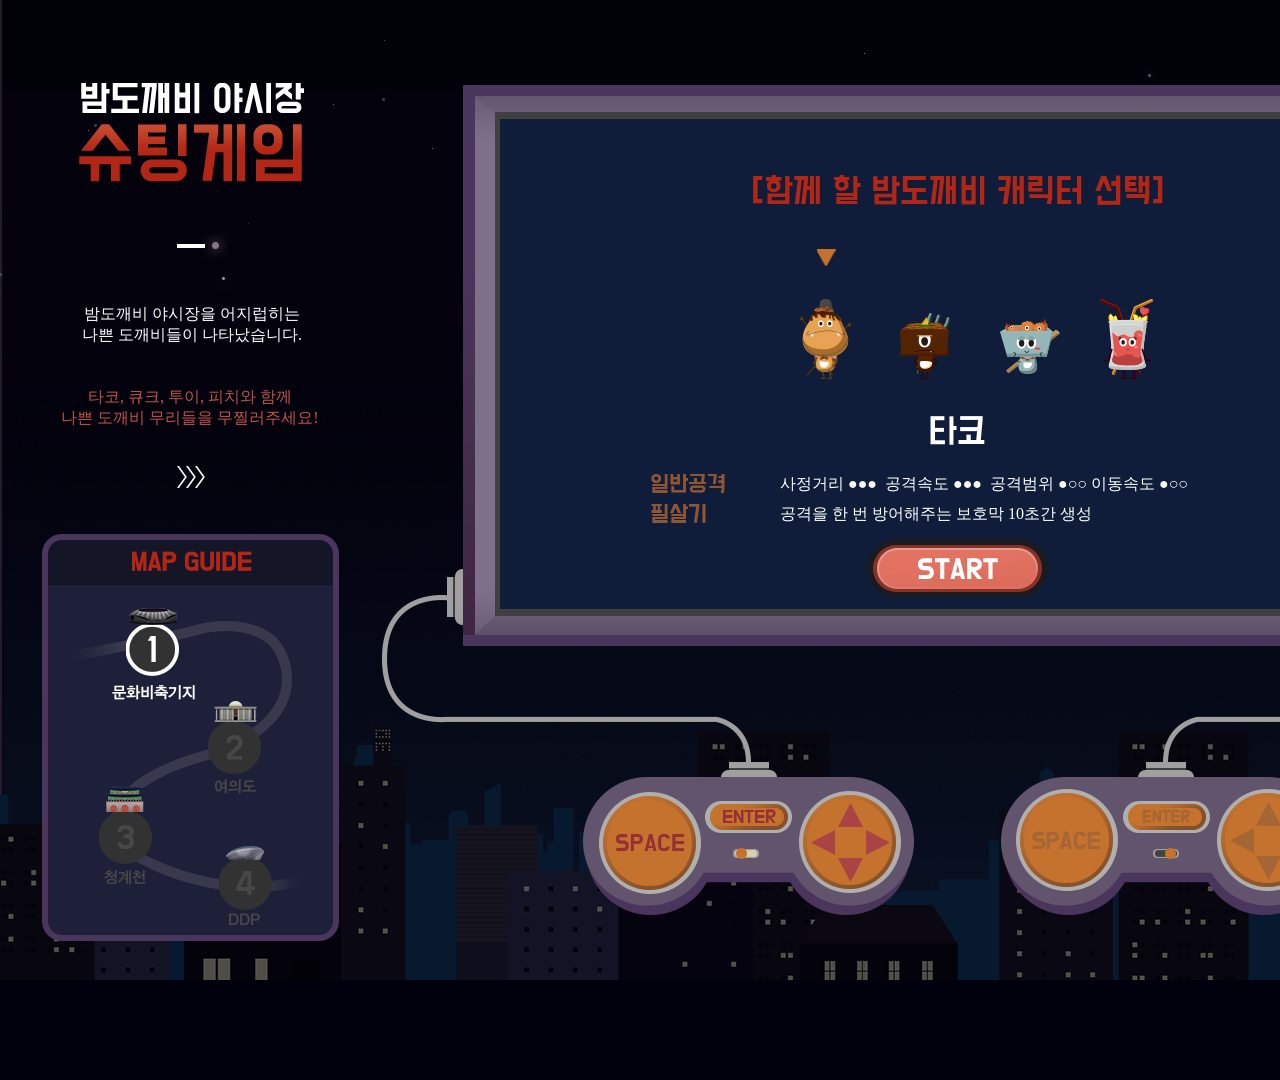
<file: game.html>
<!DOCTYPE html>
<html lang="ko">
<head>
	<meta charset="UTF-8">
	<title>밤도깨비 슈팅 게임</title>
	<link rel="stylesheet" href="css/game.css">
	<script src="https://code.jquery.com/jquery-3.3.1.min.js"></script>
	<script src="js/game.js"></script>
</head>
<body>
	<div id="container">
		<div class="wrapper">
			<div class="game-frame">
				<canvas id="game-canvas" width="914" height="490"></canvas>
				<div class="game-btn-space">
					<div class="btn-text">SPACE</div>
				</div>
				<div class="game-btn-enter">
					<div class="btn-text">ENTER</div>
				</div>
				<div class="game-btn-arrow">
					<div class="game-btn-arrow-01"></div>
					<div class="game-btn-arrow-02"></div>
					<div class="game-btn-arrow-03"></div>
					<div class="game-btn-arrow-04"></div>
				</div>
			</div>
		</div>
		<div class="pageTitle"></div>
		<div class="bar01"></div>
		<div class="summary-text1"><center>밤도깨비 야시장을 어지럽히는<br/>나쁜 도깨비들이 나타났습니다.</center></div>
		<div class="summary-text2"><center>타코, 큐크, 투이, 피치와 함께<br/>나쁜 도깨비 무리들을 무찔러주세요!</center></div>
		<div class="bar02"></div>
		<div class="map-guide">
			<div class="map-dot map-dot-01">
				<div class="map-number map-number-on">1</div>
			</div>
			<div class="map-dot map-dot-02">
				<div class="map-number map-number-off">2</div>
			</div>
			<div class="map-dot map-dot-03">
				<div class="map-number map-number-off">3</div>
			</div>
			<div class="map-dot map-dot-04">
				<div class="map-number map-number-off">4</div>
			</div>
			<div class="map-name map-name-01">문화비축기지</div>
			<div class="map-name map-name-02">여의도</div>
			<div class="map-name map-name-03">청계천</div>
			<div class="map-name map-name-04">DDP</div>
			<div class="map-pic-01"></div>
			<div class="map-pic-02"></div>
			<div class="map-pic-03"></div>
			<div class="map-pic-04"></div>
		</div>
		<div class="close-btn"></div>
		<div class="info-panel">
			<div class="info-panel-title">
				[기본조작법]
			</div>
			<div class="info-panel-content">
				<center>
					1. 키보드의 SPACE 버튼을<br/>
					누르면 기본적인 공격이 가능<br/>
					합니다.<br/><br/>
					2. 상단의 스킬 게이지가<br/>
					꽉 차면 키보드의 ENTER<br/>
					버튼을 눌러 필살기를 사용<br/>
					가능합니다.<br/><br/>
					3. 키보드의 방향키로 방향<br/>
					조절이 가능합니다.<br/><br/>
					4. 제한시간 안에 20마리의<br/>
					적을 잡으면 다음 스테이지로<br/>
					이동합니다.
				</center>
			</div>
		</div>
	</div>
</body>
</html>
</file>
<file: css/game.css>
/*** font ***/
/* DoHyeon */
@font-face {
    font-family: 'DoHyeon';
    font-style: normal;
    font-weight: 300;
    src: local('DoHyeon'),
        url('../fonts/DoHyeon.woff2') format('woff2'), 
        url('../fonts/DoHyeon.woff') format('woff'),
        url('../fonts/DoHyeon.ttf') format('truetype'),
        url('../fonts/DoHyeon.otf') format('opentype'),
        url('../fonts/DoHyeon.eot') format('embedded-opentype');
}

/* SandollGothicB */
@font-face {
    font-family: 'SandollGothicB';
    font-style: normal;
    font-weight: 400;
    src: local('SandollGothicB'),
        url('../fonts/SandollGothicB.ttf') format('truetype'),
        url('../fonts/SandollGothicB.otf') format('opentype')
}

/* SandollGothicL */
@font-face {
    font-family: 'SandollGothicL';
    font-style: normal;
    font-weight: 400;
    src: local('SandollGothicL'),
        url('../fonts/SandollGothicL.ttf') format('truetype'),
        url('../fonts/SandollGothicL.otf') format('opentype')
}

/* SandollGothicM */
@font-face {
    font-family: 'SandollGothicM';
    font-style: normal;
    font-weight: 400;
    src: local('SandollGothicM'),
        url('../fonts/SandollGothicM.ttf') format('truetype')
        url('../fonts/SandollGothicM.otf') format('opentype')
}

html {
	background: #01000D;
}

html, body {
	margin: 0;
	padding: 0;
}

body {
	background: url('../images/game/bg.png') no-repeat left top;
	min-width: 1920px;
	min-height: 1080px;
	overflow: scroll;
}

#container {
	width: 100%;
	height: 100%;
	min-width: 1920px;
	min-height: 980px;
	position: relative;
}

#container, .wrapper {
	text-align: center;
}

.wrapper {
	width: 100%;
	position: relative;
}

.game-frame {
	position: absolute;
	left: 381px;
	top: 85px;
	width: 1152px;
	height: 830px;
	background: url('../images/game/game_box.png') no-repeat left top;
	background-size: cover;
	z-index: 1;
}

#game-canvas {
	margin-top: 34px;
	z-index: 2;
}

.game-btn-space {
	position: absolute;
	left: 218px;
	top: 707px;
	width: 102px;
	height: 102px;
	background: url('../images/game/game_btn.png') no-repeat left top;
}

.game-btn-enter {
	position: absolute;
	left: 324px;
	top: 716px;
	width: 87px;
	height: 32px;
	background: url('../images/game/enter_btn.png') no-repeat left top;
}

.game-btn-arrow {
	position: absolute;
	left: 418px;
	top: 706px;
	width: 102px;
	height: 102px;
	background: url('../images/game/game_btn.png') no-repeat left top;
}

.game-btn-arrow-01 {
	position: absolute;
	left: 39px;
	top: 12px;
	width: 25px;
	height: 24px;
	background: url('../images/game/btn_top.png') no-repeat left top;
}

.game-btn-arrow-02 {
	position: absolute;
	left: 12px;
	top: 39px;
	width: 24px;
	height: 25px;
	background: url('../images/game/btn_left.png') no-repeat left top;
}

.game-btn-arrow-03 {
	position: absolute;
	left: 67px;
	top: 39px;
	width: 24px;
	height: 25px;
	background: url('../images/game/btn_right.png') no-repeat left top;
}

.game-btn-arrow-04 {
	position: absolute;
	left: 39px;
	top: 67px;
	width: 25px;
	height: 24px;
	background: url('../images/game/btn_bottom.png') no-repeat left top;
}

.btn-text {
	text-align: center;
	color: #973034;
	font-family: DoHyeon;
}

.game-btn-space > .btn-text {
	font-size: 20px;
	margin-top: 40px;
}

.game-btn-enter > .btn-text {
	font-size: 16px;
	margin-top: 7px;
}

.pageTitle {
	position: absolute;
	left: 79px;
	top: 83px;
	width: 225px;
	height: 99px;
	background: url('../images/game/title.png') no-repeat left top;
}

.bar01 {
	position: absolute;
	left: 177px;
	top: 244px;
	width: 225px;
	height: 99px;
	background: url('../images/game/bar.png') no-repeat left top;
}

.summary-text1 {
	position: absolute;
	left: 72px;
	top: 304px;
	width: 240px;
	height: 53px;
	font-family: SandollGothicM;
	font-size: 16px;
	color: white;
}

.summary-text2 {
	position: absolute;
	left: 40px;
	top: 387px;
	width: 300px;
	height: 41px;
	font-family: SandollGothicM;
	font-size: 16px;
	color: #BD534C;
}

.bar02 {
	position: absolute;
	left: 177px;
	top: 466px;
	width: 28px;
	height: 22px;
	background: url('../images/game/bar02.png') no-repeat left top;
}

.map-guide {
	position: absolute;
	left: 42px;
	top: 534px;
	width: 297px;
	height: 407px;
	background: url('../images/game/map_guide.png') no-repeat left top;
}

.map-dot-01 {
	position: absolute;
	left: 84px;
	top: 89px;
	width: 53px;
	height: 53px;
	background: url('../images/game/map_dot2.png') no-repeat left top;
}

.map-dot-02 {
	position: absolute;
	left: 166px;
	top: 187px;
	width: 53px;
	height: 53px;
	background: url('../images/game/map_dot1.png') no-repeat left top;
}

.map-dot-03 {
	position: absolute;
	left: 57px;
	top: 277px;
	width: 53px;
	height: 53px;
	background: url('../images/game/map_dot1.png') no-repeat left top;
}

.map-dot-04 {
	position: absolute;
	left: 177px;
	top: 323px;
	width: 53px;
	height: 53px;
	background: url('../images/game/map_dot1.png') no-repeat left top;
}

.map-number-on {
	width: 100%;
	height: 100%;
	color: white;
	font-family: DoHyeon;
	font-size: 30px;
	margin-top: 10px;
	text-align: center;
}

.map-number-off {
	width: 100%;
	height: 100%;
	color: #474747;
	font-family: DoHyeon;
	font-size: 28px;
	margin-top: 12px;
	text-align: center;
}

.map-name-01 {
	position: absolute;
	left: 70px;
	top: 150px;
	font-family: SandollGothicB;
	color:white;
	text-align: center;
	font-size: 16px;
}

.map-name-02 {
	position: absolute;
	left: 172px;
	top: 244px;
	font-family: SandollGothicB;
	color: #474747;
	text-align: center;
	font-size: 16px;
}

.map-name-03 {
	position: absolute;
	left: 62px;
	top: 335px;
	font-family: SandollGothicB;
	color: #474747;
	text-align: center;
	font-size: 16px;
}

.map-name-04 {
	position: absolute;
	left: 186px;
	top: 378px;
	font-family: SandollGothicB;
	color: #474747;
	text-align: center;
	font-size: 16px;
}

.map-pic-01 {
	position: absolute;
	left: 87px;
	top: 74px;
	width: 48px;
	height: 17px;
	background: url('../images/game/map1.png') no-repeat left top;
}

.map-pic-02 {
	position: absolute;
	left: 172px;
	top: 167px;
	width: 43px;
	height: 21px;
	background: url('../images/game/map2.png') no-repeat left top;
}

.map-pic-03 {
	position: absolute;
	left: 60px;
	top: 252px;
	width: 46px;
	height: 26px;
	background: url('../images/game/map3.png') no-repeat left top;
}

.map-pic-04 {
	position: absolute;
	left: 184px;
	top: 312px;
	width: 38px;
	height: 14px;
	background: url('../images/game/map4.png') no-repeat left top;
}

.close-btn {
	position: absolute;
	right: 0;
	top: 97px;
	width: 107px;
	height: 147px;
	background: url('../images/game/close.png'); no-repeat left top;
	cursor: pointer;
}

.info-panel {
	position: absolute;
	right: 0;
	top: 333px;
	width: 307px;
	height: 606px;
	background: url('../images/game/info.png'); no-repeat left top;
}

.info-panel-title {
	position: absolute;
	left: 60px;
	top: 60px;
	width: 202px;
	height: 40px;
	color: #A21511;
	font-family: DoHyeon;
	font-size: 30px;
}

.info-panel-content {
	position: absolute;
	left: 42px;
	top: 147px;
	color: #D3D3D3;
	font-family: SandollGothicL;
	font-size: 20px;
	line-height: 1.3em;
}
</file>
